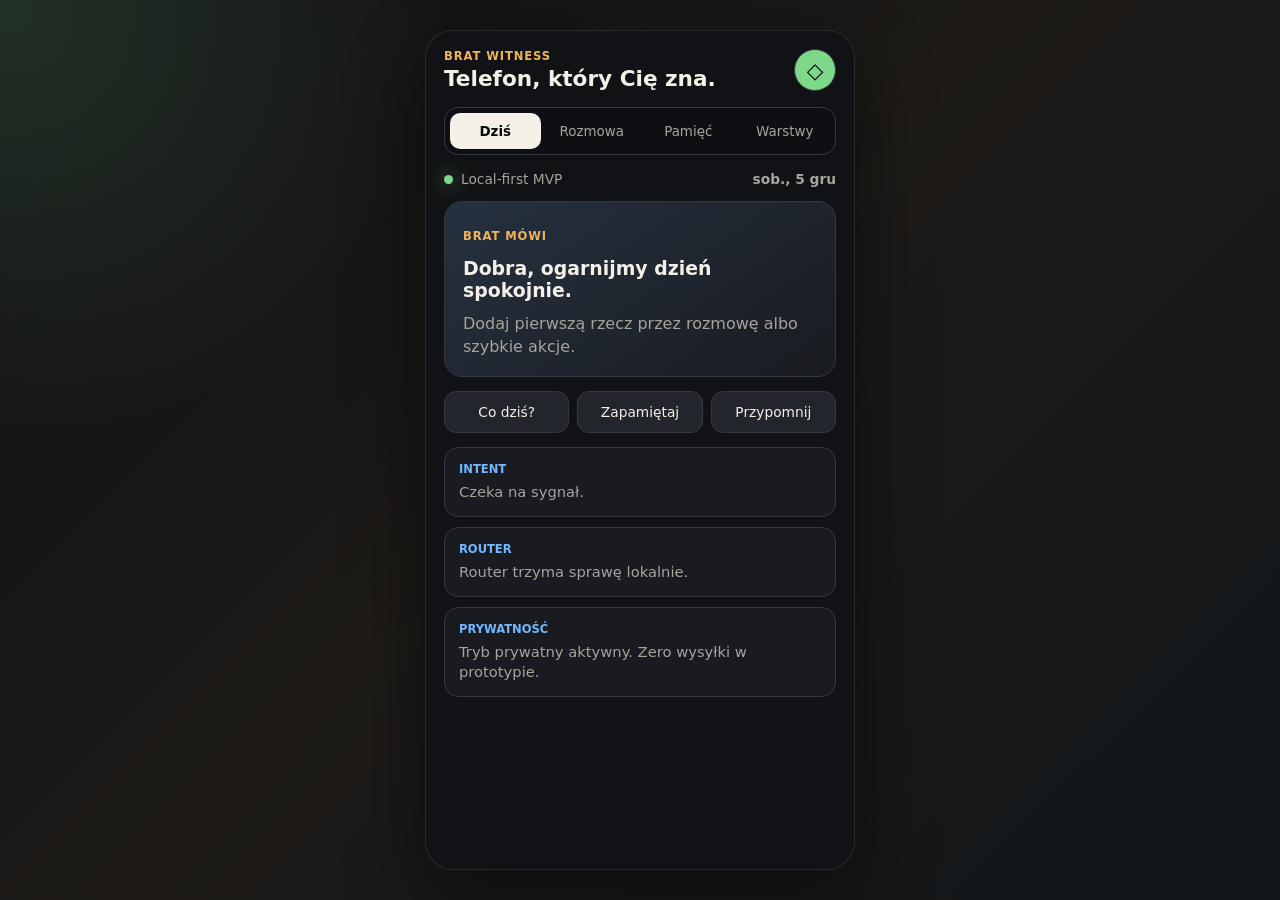
<file: index.html>
<!doctype html>
<html lang="pl">
  <head>
    <meta charset="UTF-8" />
    <meta name="viewport" content="width=device-width, initial-scale=1.0" />
    <title>BRAT WITNESS - Phone MVP</title>
    <link rel="stylesheet" href="./styles.css" />
  </head>
  <body>
    <main class="shell">
      <section class="phone" aria-label="BRAT WITNESS phone MVP">
        <header class="topbar">
          <div>
            <p class="eyebrow">BRAT WITNESS</p>
            <h1>Telefon, który Cię zna.</h1>
          </div>
          <button id="privacyToggle" class="icon-button" title="Tryb prywatny" aria-label="Tryb prywatny">
            <span class="shield">◇</span>
          </button>
        </header>

        <nav class="tabs" aria-label="Widoki">
          <button class="tab active" data-view="today">Dziś</button>
          <button class="tab" data-view="chat">Rozmowa</button>
          <button class="tab" data-view="memory">Pamięć</button>
          <button class="tab" data-view="layers">Warstwy</button>
        </nav>

        <section id="today" class="view active">
          <div class="day-status">
            <div>
              <span class="status-dot"></span>
              <p>Local-first MVP</p>
            </div>
            <strong id="todayDate"></strong>
          </div>

          <div class="focus-panel">
            <p class="label">Brat mówi</p>
            <h2 id="dailyLine">Dobra, ogarnijmy dzień spokojnie.</h2>
            <p id="dailySummary">Dodaj pierwszą rzecz przez rozmowę albo szybkie akcje.</p>
          </div>

          <div class="quick-actions" aria-label="Szybkie akcje">
            <button data-prompt="Co mam dziś ogarnąć?">Co dziś?</button>
            <button data-prompt="Zapamiętaj: Samsung A17 to pierwszy telefon pod MVP Brat Witness">Zapamiętaj</button>
            <button data-prompt="Przypomnij mi jutro sprawdzić local AI na telefonie">Przypomnij</button>
          </div>

          <div class="stack-list">
            <article>
              <span>Intent</span>
              <p id="intentReadout">Czeka na sygnał.</p>
            </article>
            <article>
              <span>Router</span>
              <p id="routerReadout">Lokalnie, gdy wystarczy. Chmura tylko gdy trzeba.</p>
            </article>
            <article>
              <span>Prywatność</span>
              <p id="privacyReadout">Dane zostają w pamięci przeglądarki.</p>
            </article>
          </div>
        </section>

        <section id="chat" class="view">
          <div id="messages" class="messages" aria-live="polite"></div>
          <form id="composer" class="composer">
            <input
              id="messageInput"
              type="text"
              autocomplete="off"
              placeholder="Powiedz: co dziś, zapamiętaj, przypomnij..."
              aria-label="Wiadomość do Brat Witness"
            />
            <button type="submit" title="Wyślij" aria-label="Wyślij">➜</button>
          </form>
        </section>

        <section id="memory" class="view">
          <div class="section-head">
            <div>
              <p class="label">Relational Memory</p>
              <h2>Pamięć, która ma sens</h2>
            </div>
            <button id="clearMemory" class="small-danger">Wyczyść</button>
          </div>
          <div id="memoryList" class="memory-list"></div>
        </section>

        <section id="layers" class="view">
          <div class="section-head">
            <div>
              <p class="label">11 warstw telefonu</p>
              <h2>Szkielet MVP v0.1</h2>
            </div>
          </div>
          <div id="layerGrid" class="layer-grid"></div>
        </section>
      </section>
    </main>

    <script src="./app.js"></script>
  </body>
</html>
</file>
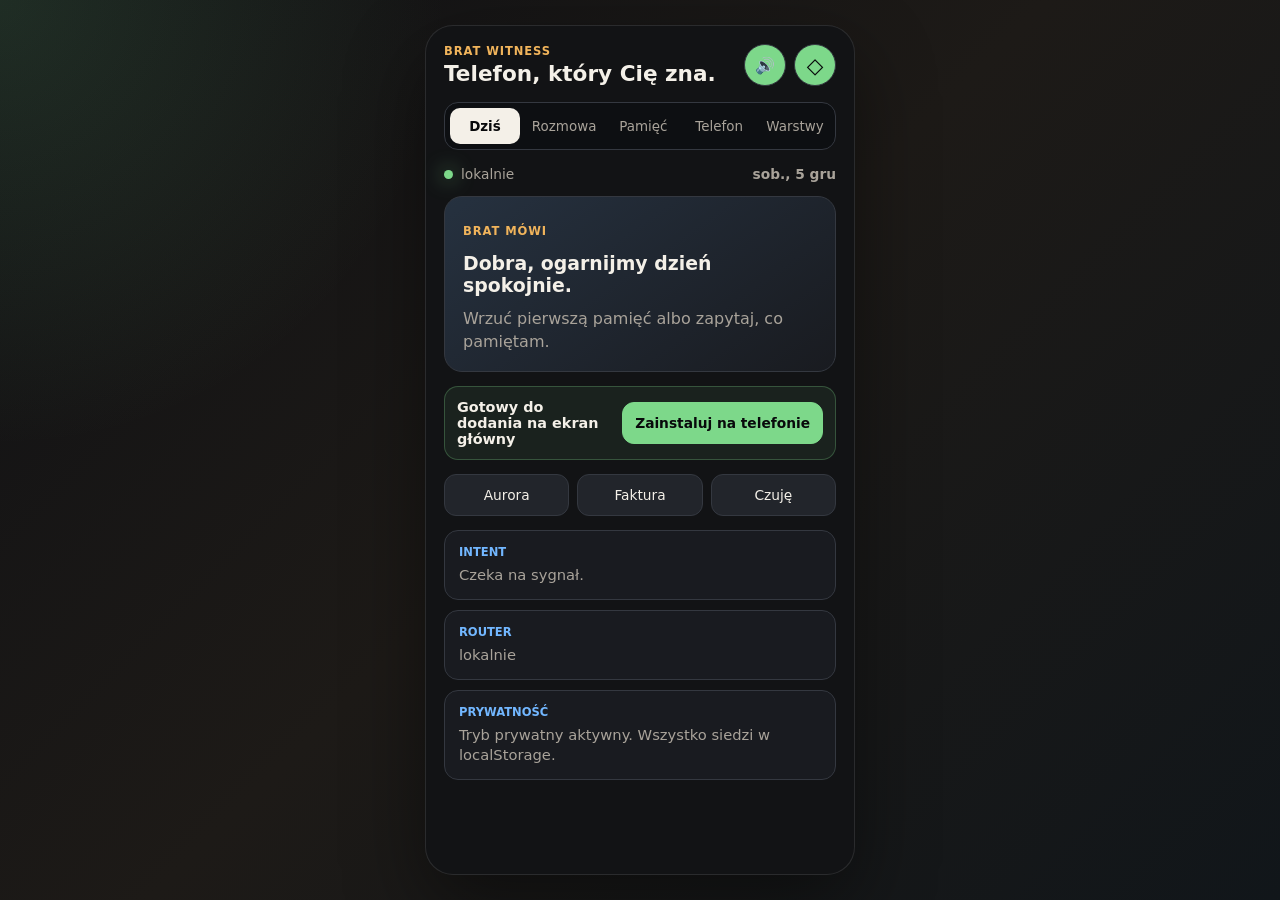
<file: brat_witness_phone/index.html>
<!doctype html>
<html lang="pl">
  <head>
    <meta charset="UTF-8" />
    <meta name="viewport" content="width=device-width, initial-scale=1.0" />
    <meta name="theme-color" content="#0b0f14" />
    <meta name="apple-mobile-web-app-capable" content="yes" />
    <meta name="apple-mobile-web-app-title" content="Brat Witness" />
    <link rel="manifest" href="./manifest.webmanifest" />
    <link rel="apple-touch-icon" href="./icon.svg" />
    <title>Brat Witness</title>
    <link rel="stylesheet" href="./styles.css" />
  </head>
  <body>
    <main class="shell">
      <section class="phone" aria-label="BRAT WITNESS phone MVP">
        <header class="topbar">
          <div>
            <p class="eyebrow">BRAT WITNESS</p>
            <h1>Telefon, który Cię zna.</h1>
          </div>
          <div class="top-actions">
            <button id="voiceToggle" class="icon-button voice-toggle" title="Przełącz głos" aria-label="Przełącz głos">🔊</button>
            <button id="privacyToggle" class="icon-button" title="Tryb prywatny" aria-label="Tryb prywatny">
              <span class="shield">◇</span>
            </button>
          </div>
        </header>

        <nav class="tabs" aria-label="Widoki">
          <button class="tab active" data-view="today">Dziś</button>
          <button class="tab" data-view="chat">Rozmowa</button>
          <button class="tab" data-view="memory">Pamięć</button>
          <button class="tab" data-view="phone">Telefon</button>
          <button class="tab" data-view="layers">Warstwy</button>
        </nav>

        <section id="today" class="view active">
          <div class="day-status">
            <div>
              <span class="status-dot"></span>
              <p id="routeBadge">lokalnie</p>
            </div>
            <strong id="todayDate"></strong>
          </div>

          <div class="focus-panel">
            <p class="label">Brat mówi</p>
            <h2 id="dailyLine">Dobra, ogarnijmy dzień spokojnie.</h2>
            <p id="dailySummary">Wrzuć pierwszą pamięć albo zapytaj, co pamiętam.</p>
          </div>

          <div class="install-ready">
            <span>Gotowy do dodania na ekran główny</span>
            <button id="installApp" type="button">Zainstaluj na telefonie</button>
          </div>

          <div id="echoConsent" class="echo-consent">
            <span>To wymaga Echo GPT. Wysłać tylko potrzebny kontekst?</span>
            <button id="useEcho" type="button">Użyj Echo GPT</button>
          </div>

          <div class="quick-actions" aria-label="Szybkie akcje">
            <button data-prompt="zapamiętaj projekt Aurora z Adamem, ważne">Aurora</button>
            <button data-prompt="pamiętaj, że faktura jest do ogarnięcia jutro">Faktura</button>
            <button data-prompt="czuję stres przed spotkaniem">Czuję</button>
          </div>

          <div class="stack-list">
            <article>
              <span>Intent</span>
              <p id="intentReadout">Czeka na sygnał.</p>
            </article>
            <article>
              <span>Router</span>
              <p id="routerReadout">lokalnie</p>
            </article>
            <article>
              <span>Prywatność</span>
              <p id="privacyReadout">Wszystko zapisuje się tylko w localStorage.</p>
            </article>
          </div>
        </section>

        <section id="chat" class="view">
          <div id="messages" class="messages" aria-live="polite"></div>
          <p id="voiceStatus" class="voice-status" aria-live="polite"></p>
          <p id="speechStatus" class="speech-status" aria-live="polite">Głos wyłączony</p>
          <form id="composer" class="composer">
            <input
              id="messageInput"
              type="text"
              autocomplete="off"
              placeholder="Zapamiętaj, znajdź, jak było z..."
              aria-label="Wiadomość do Brat Witness"
            />
            <button id="micButton" class="mic-button" type="button" title="Mów do Brat Witness" aria-label="Mów do Brat Witness">
              🎤
            </button>
            <button type="submit" title="Wyślij" aria-label="Wyślij">➜</button>
          </form>
        </section>

        <section id="memory" class="view">
          <div class="section-head">
            <div>
              <p class="label">Relational Memory v2</p>
              <h2>Pamięć</h2>
            </div>
            <button id="clearMemory" class="small-danger">Wyczyść pamięć</button>
          </div>

          <div class="memory-stats">
            <article>
              <span>Wpisy</span>
              <strong id="memoryCount">0</strong>
            </article>
            <article>
              <span>Ostatni status</span>
              <strong id="memoryStatus">lokalnie</strong>
            </article>
          </div>

          <div class="filters" aria-label="Filtry pamięci">
            <button class="filter active" data-filter="all">Wszystko</button>
            <button class="filter" data-filter="project">Projekty</button>
            <button class="filter" data-filter="person">Osoby</button>
            <button class="filter" data-filter="important">Ważne</button>
            <button class="filter" data-filter="feeling">Emocje</button>
          </div>

          <div id="memoryList" class="memory-list"></div>
        </section>

        <section id="phone" class="view">
          <div class="section-head">
            <div>
              <p class="label">Phone App</p>
              <h2>Telefon</h2>
            </div>
          </div>

          <div class="phone-status-grid">
            <article>
              <span>Status aplikacji</span>
              <strong id="appStatus">browser</strong>
            </article>
            <article>
              <span>Tryb</span>
              <strong>local-only</strong>
            </article>
            <article>
              <span>Pamięć</span>
              <strong id="phoneMemoryStatus">active</strong>
            </article>
            <article>
              <span>Service worker</span>
              <strong id="serviceWorkerStatus">unavailable</strong>
            </article>
            <article>
              <span>Storage</span>
              <strong>localStorage</strong>
            </article>
            <article>
              <span>Cloud</span>
              <strong>disabled / ready only</strong>
            </article>
            <article>
              <span>Echo GPT</span>
              <strong id="echoStatus">disabled</strong>
            </article>
            <article>
              <span>Voice Output</span>
              <strong id="voiceOutputStatus">checking</strong>
            </article>
            <article>
              <span>Warstwy</span>
              <strong id="layersStatus">11/11 ready</strong>
            </article>
          </div>

          <div class="section-head witness-control-head">
            <div>
              <p class="label">Witness Control</p>
              <h2>Live loop</h2>
            </div>
          </div>

          <div class="phone-status-grid">
            <article>
              <span>Current mode</span>
              <strong id="currentMode">live companion</strong>
            </article>
            <article>
              <span>Pending action</span>
              <strong id="pendingActionStatus">no</strong>
            </article>
            <article>
              <span>Last decision</span>
              <strong id="lastDecision">idle</strong>
            </article>
            <article>
              <span>Risk level</span>
              <strong id="riskLevel">low</strong>
            </article>
            <article>
              <span>Phone Bridge</span>
              <strong id="phoneBridgeStatus">pwa placeholder</strong>
            </article>
            <article>
              <span>Native Bridge</span>
              <strong id="nativeBridgeStatus">false</strong>
            </article>
            <article>
              <span>Voice input/output</span>
              <strong id="voiceLoopStatus">checking</strong>
            </article>
            <article>
              <span>Memory graph</span>
              <strong id="memoryGraphStatus">0 nodes</strong>
            </article>
          </div>

          <div id="installHelp" class="install-help">
            Android Chrome: menu ⋮ → Dodaj do ekranu głównego<br />
            iPhone Safari: Udostępnij → Do ekranu początkowego
          </div>
        </section>

        <section id="layers" class="view">
          <div class="section-head">
            <div>
              <p class="label">11 warstw telefonu</p>
              <h2>Szkielet MVP v0.2</h2>
            </div>
          </div>
          <div id="layerGrid" class="layer-grid"></div>
        </section>
      </section>
    </main>

    <script src="./app.js"></script>
    <script>
      if ("serviceWorker" in navigator) {
        window.addEventListener("load", () => {
          navigator.serviceWorker
            .register("./sw.js")
            .then(() => console.log("Brat Witness offline layer ready"))
            .catch(() => console.log("Brat Witness offline layer unavailable"));
        });
      }
    </script>
  </body>
</html>
</file>
<file: styles.css>
:root {
  color-scheme: dark;
  --bg: #101114;
  --panel: #191b20;
  --panel-2: #22252b;
  --text: #f4f0e8;
  --muted: #a9a39a;
  --line: #343840;
  --green: #7dd88a;
  --amber: #f1b45b;
  --red: #ff766d;
  --blue: #72b7ff;
  --ink: #08090b;
}

* {
  box-sizing: border-box;
}

body {
  margin: 0;
  min-height: 100vh;
  font-family:
    Inter, ui-sans-serif, system-ui, -apple-system, BlinkMacSystemFont, "Segoe UI", sans-serif;
  background:
    radial-gradient(circle at top left, rgba(125, 216, 138, 0.16), transparent 28rem),
    linear-gradient(135deg, #101114 0%, #1d1a17 48%, #11161a 100%);
  color: var(--text);
}

button,
input {
  font: inherit;
}

button {
  border: 0;
  cursor: pointer;
}

.shell {
  min-height: 100vh;
  display: grid;
  place-items: center;
  padding: 24px;
}

.phone {
  width: min(430px, 100%);
  min-height: min(840px, calc(100vh - 48px));
  background: rgba(18, 19, 22, 0.94);
  border: 1px solid rgba(255, 255, 255, 0.1);
  border-radius: 28px;
  padding: 18px;
  box-shadow: 0 30px 80px rgba(0, 0, 0, 0.45);
  display: flex;
  flex-direction: column;
  gap: 16px;
}

.topbar,
.section-head,
.day-status {
  display: flex;
  align-items: center;
  justify-content: space-between;
  gap: 16px;
}

.eyebrow,
.label {
  margin: 0 0 4px;
  color: var(--amber);
  font-size: 0.72rem;
  letter-spacing: 0.08em;
  text-transform: uppercase;
  font-weight: 800;
}

h1,
h2,
p {
  margin: 0;
}

h1 {
  font-size: 1.35rem;
  line-height: 1.12;
}

h2 {
  font-size: 1.18rem;
  line-height: 1.2;
}

.icon-button {
  width: 42px;
  height: 42px;
  border-radius: 50%;
  background: var(--panel-2);
  color: var(--green);
  border: 1px solid var(--line);
}

.privacy-on .icon-button {
  background: var(--green);
  color: var(--ink);
}

.shield {
  font-size: 1.35rem;
}

.tabs {
  display: grid;
  grid-template-columns: repeat(4, 1fr);
  gap: 6px;
  background: #0d0f12;
  border: 1px solid var(--line);
  border-radius: 14px;
  padding: 5px;
}

.tab {
  min-height: 36px;
  color: var(--muted);
  background: transparent;
  border-radius: 10px;
  font-size: 0.84rem;
}

.tab.active {
  background: var(--text);
  color: var(--ink);
  font-weight: 800;
}

.view {
  display: none;
  flex: 1;
  min-height: 0;
}

.view.active {
  display: flex;
  flex-direction: column;
  gap: 14px;
}

.day-status {
  color: var(--muted);
  font-size: 0.86rem;
}

.day-status div {
  display: flex;
  align-items: center;
  gap: 8px;
}

.status-dot {
  width: 9px;
  height: 9px;
  border-radius: 50%;
  background: var(--green);
  box-shadow: 0 0 20px rgba(125, 216, 138, 0.8);
}

.focus-panel {
  min-height: 176px;
  display: flex;
  flex-direction: column;
  justify-content: flex-end;
  gap: 10px;
  padding: 18px;
  background:
    linear-gradient(145deg, rgba(114, 183, 255, 0.14), transparent),
    var(--panel);
  border: 1px solid var(--line);
  border-radius: 18px;
}

.focus-panel p:last-child {
  color: var(--muted);
  line-height: 1.45;
}

.quick-actions {
  display: grid;
  grid-template-columns: repeat(3, minmax(0, 1fr));
  gap: 8px;
}

.quick-actions button,
.small-danger {
  min-height: 42px;
  border-radius: 12px;
  background: var(--panel-2);
  color: var(--text);
  border: 1px solid var(--line);
  font-size: 0.86rem;
}

.quick-actions button:active,
.composer button:active,
.icon-button:active {
  transform: translateY(1px);
}

.small-danger {
  color: var(--red);
  padding: 0 12px;
}

.stack-list,
.memory-list,
.layer-grid {
  display: grid;
  gap: 10px;
}

.stack-list article,
.memory-card,
.layer-card {
  padding: 14px;
  background: var(--panel);
  border: 1px solid var(--line);
  border-radius: 14px;
}

.stack-list span,
.memory-card span,
.layer-card span {
  display: block;
  color: var(--blue);
  font-size: 0.72rem;
  font-weight: 800;
  text-transform: uppercase;
  margin-bottom: 6px;
}

.stack-list p,
.memory-card p,
.layer-card p {
  color: var(--muted);
  line-height: 1.35;
  font-size: 0.92rem;
}

.messages {
  flex: 1;
  min-height: 480px;
  overflow-y: auto;
  display: flex;
  flex-direction: column;
  gap: 10px;
  padding-right: 4px;
}

.bubble {
  width: fit-content;
  max-width: 86%;
  padding: 12px 14px;
  border-radius: 16px;
  line-height: 1.35;
}

.bubble.user {
  align-self: flex-end;
  background: var(--text);
  color: var(--ink);
  border-bottom-right-radius: 5px;
}

.bubble.ai {
  align-self: flex-start;
  background: var(--panel-2);
  color: var(--text);
  border: 1px solid var(--line);
  border-bottom-left-radius: 5px;
}

.composer {
  display: grid;
  grid-template-columns: 1fr 46px;
  gap: 8px;
  padding-top: 6px;
}

.composer input {
  min-width: 0;
  min-height: 46px;
  border-radius: 14px;
  border: 1px solid var(--line);
  background: #0d0f12;
  color: var(--text);
  padding: 0 14px;
  outline: none;
}

.composer input:focus {
  border-color: var(--green);
}

.composer button {
  width: 46px;
  border-radius: 50%;
  background: var(--green);
  color: var(--ink);
  font-size: 1.25rem;
  font-weight: 900;
}

.empty {
  padding: 20px;
  border: 1px dashed var(--line);
  border-radius: 14px;
  color: var(--muted);
  text-align: center;
  line-height: 1.4;
}

@media (max-width: 460px) {
  .shell {
    padding: 0;
  }

  .phone {
    min-height: 100vh;
    border-radius: 0;
    border: 0;
  }

  .quick-actions {
    grid-template-columns: 1fr;
  }
}
</file>
<file: brat_witness_phone/styles.css>
:root {
  color-scheme: dark;
  --bg: #101114;
  --panel: #191b20;
  --panel-2: #22252b;
  --text: #f4f0e8;
  --muted: #a9a39a;
  --line: #343840;
  --green: #7dd88a;
  --amber: #f1b45b;
  --red: #ff766d;
  --blue: #72b7ff;
  --ink: #08090b;
}

* {
  box-sizing: border-box;
}

html,
body {
  max-width: 100%;
  overflow-x: hidden;
}

body {
  margin: 0;
  min-height: 100dvh;
  font-family:
    Inter, ui-sans-serif, system-ui, -apple-system, BlinkMacSystemFont, "Segoe UI", sans-serif;
  background:
    radial-gradient(circle at top left, rgba(125, 216, 138, 0.14), transparent 28rem),
    linear-gradient(135deg, #101114 0%, #1d1a17 48%, #11161a 100%);
  color: var(--text);
}

button,
input {
  font: inherit;
}

button {
  border: 0;
  cursor: pointer;
}

.shell {
  min-height: 100dvh;
  display: grid;
  place-items: center;
  padding: 24px;
}

.phone {
  width: min(430px, 100%);
  min-height: min(850px, calc(100vh - 48px));
  background: rgba(18, 19, 22, 0.95);
  border: 1px solid rgba(255, 255, 255, 0.1);
  border-radius: 28px;
  padding: 18px;
  box-shadow: 0 30px 80px rgba(0, 0, 0, 0.45);
  display: flex;
  flex-direction: column;
  gap: 16px;
}

.topbar,
.section-head,
.day-status {
  display: flex;
  align-items: center;
  justify-content: space-between;
  gap: 16px;
}

.top-actions {
  display: flex;
  align-items: center;
  gap: 8px;
}

.eyebrow,
.label {
  margin: 0 0 4px;
  color: var(--amber);
  font-size: 0.72rem;
  letter-spacing: 0.08em;
  text-transform: uppercase;
  font-weight: 800;
}

h1,
h2,
p {
  margin: 0;
}

h1 {
  font-size: 1.35rem;
  line-height: 1.12;
}

h2 {
  font-size: 1.18rem;
  line-height: 1.2;
}

.icon-button {
  width: 42px;
  height: 42px;
  border-radius: 50%;
  background: var(--panel-2);
  color: var(--green);
  border: 1px solid var(--line);
}

.privacy-on .icon-button {
  background: var(--green);
  color: var(--ink);
}

.voice-toggle.speaking {
  background: var(--amber);
  color: var(--ink);
  box-shadow: 0 0 0 4px rgba(241, 180, 91, 0.16), 0 0 22px rgba(241, 180, 91, 0.62);
}

.shield {
  font-size: 1.35rem;
}

.tabs {
  display: grid;
  grid-template-columns: repeat(5, 1fr);
  gap: 6px;
  background: #0d0f12;
  border: 1px solid var(--line);
  border-radius: 14px;
  padding: 5px;
}

.tab {
  min-height: 36px;
  color: var(--muted);
  background: transparent;
  border-radius: 10px;
  font-size: 0.84rem;
}

.tab.active {
  background: var(--text);
  color: var(--ink);
  font-weight: 800;
}

.view {
  display: none;
  flex: 1;
  min-height: 0;
}

.view.active {
  display: flex;
  flex-direction: column;
  gap: 14px;
}

.day-status {
  color: var(--muted);
  font-size: 0.86rem;
}

.day-status div {
  display: flex;
  align-items: center;
  gap: 8px;
}

.status-dot {
  width: 9px;
  height: 9px;
  border-radius: 50%;
  background: var(--green);
  box-shadow: 0 0 20px rgba(125, 216, 138, 0.8);
}

.cloud-ready .status-dot {
  background: var(--amber);
  box-shadow: 0 0 20px rgba(241, 180, 91, 0.8);
}

.focus-panel {
  min-height: 176px;
  display: flex;
  flex-direction: column;
  justify-content: flex-end;
  gap: 10px;
  padding: 18px;
  background:
    linear-gradient(145deg, rgba(114, 183, 255, 0.14), transparent),
    var(--panel);
  border: 1px solid var(--line);
  border-radius: 18px;
}

.focus-panel p:last-child {
  color: var(--muted);
  line-height: 1.45;
}

.quick-actions {
  display: grid;
  grid-template-columns: repeat(3, minmax(0, 1fr));
  gap: 8px;
}

.quick-actions button,
.small-danger,
.install-ready button {
  min-height: 42px;
  border-radius: 12px;
  background: var(--panel-2);
  color: var(--text);
  border: 1px solid var(--line);
  font-size: 0.86rem;
}

.quick-actions button:active,
.composer button:active,
.icon-button:active {
  transform: translateY(1px);
}

.small-danger {
  color: var(--red);
  padding: 0 12px;
}

.stack-list,
.memory-list,
.layer-grid,
.phone-status-grid {
  display: grid;
  gap: 10px;
}

.stack-list article,
.memory-card,
.layer-card,
.memory-stats article,
.phone-status-grid article {
  padding: 14px;
  background: var(--panel);
  border: 1px solid var(--line);
  border-radius: 14px;
}

.stack-list span,
.memory-card span,
.layer-card span,
.memory-stats span,
.phone-status-grid span {
  display: block;
  color: var(--blue);
  font-size: 0.72rem;
  font-weight: 800;
  text-transform: uppercase;
  margin-bottom: 6px;
}

.stack-list p,
.memory-card p,
.layer-card p {
  color: var(--muted);
  line-height: 1.35;
  font-size: 0.92rem;
}

.messages {
  flex: 1;
  min-height: 0;
  overflow-y: auto;
  display: flex;
  flex-direction: column;
  gap: 10px;
  padding-right: 4px;
}

.bubble {
  width: fit-content;
  max-width: 90%;
  padding: 12px 14px;
  border-radius: 16px;
  line-height: 1.35;
  white-space: pre-line;
}

.bubble.user {
  align-self: flex-end;
  background: var(--text);
  color: var(--ink);
  border-bottom-right-radius: 5px;
}

.bubble.ai {
  align-self: flex-start;
  background: var(--panel-2);
  color: var(--text);
  border: 1px solid var(--line);
  border-bottom-left-radius: 5px;
}

.composer {
  display: grid;
  grid-template-columns: 1fr 46px 46px;
  gap: 8px;
  padding-top: 6px;
  position: sticky;
  bottom: 0;
  background: rgba(18, 19, 22, 0.95);
}

.composer input {
  min-width: 0;
  min-height: 46px;
  border-radius: 14px;
  border: 1px solid var(--line);
  background: #0d0f12;
  color: var(--text);
  padding: 0 14px;
  outline: none;
}

.composer input:focus {
  border-color: var(--green);
}

.composer button {
  width: 46px;
  height: 46px;
  border-radius: 50%;
  background: var(--green);
  color: var(--ink);
  font-size: 1.25rem;
  font-weight: 900;
}

.mic-button {
  background: var(--panel-2) !important;
  color: var(--text) !important;
  border: 1px solid var(--line);
  font-size: 1.05rem !important;
}

.mic-button.listening {
  background: var(--amber) !important;
  color: var(--ink) !important;
  box-shadow: 0 0 0 4px rgba(241, 180, 91, 0.16), 0 0 22px rgba(241, 180, 91, 0.62);
}

.voice-status,
.speech-status {
  min-height: 20px;
  font-size: 0.86rem;
  padding: 0 2px;
}

.voice-status {
  color: var(--amber);
}

.speech-status {
  color: var(--green);
}

.memory-stats {
  display: grid;
  grid-template-columns: 1fr 1fr;
  gap: 10px;
}

.memory-stats strong {
  font-size: 1.3rem;
}

.install-ready,
.echo-consent {
  display: grid;
  grid-template-columns: 1fr auto;
  align-items: center;
  gap: 10px;
  padding: 12px;
  background: rgba(125, 216, 138, 0.08);
  border: 1px solid rgba(125, 216, 138, 0.28);
  border-radius: 14px;
}

.echo-consent {
  display: none;
  background: rgba(241, 180, 91, 0.08);
  border-color: rgba(241, 180, 91, 0.3);
}

.echo-consent.visible {
  display: grid;
}

.install-ready span,
.echo-consent span {
  color: var(--text);
  font-size: 0.9rem;
  font-weight: 800;
}

.install-ready button,
.echo-consent button {
  padding: 0 12px;
  color: var(--ink);
  background: var(--green);
  border-color: var(--green);
  font-weight: 800;
}

.echo-consent button {
  background: var(--amber);
  border-color: var(--amber);
}

.install-help {
  display: none;
  padding: 14px;
  color: var(--muted);
  background: var(--panel);
  border: 1px dashed var(--line);
  border-radius: 14px;
  line-height: 1.55;
  font-size: 0.92rem;
}

.install-help.visible {
  display: block;
}

.phone-status-grid {
  grid-template-columns: 1fr 1fr;
}

.phone-status-grid strong {
  display: block;
  font-size: 1rem;
  line-height: 1.25;
}

.filters {
  display: flex;
  gap: 6px;
  overflow-x: auto;
  padding-bottom: 2px;
}

.filter {
  flex: 0 0 auto;
  min-height: 34px;
  padding: 0 10px;
  border-radius: 999px;
  background: transparent;
  color: var(--muted);
  border: 1px solid var(--line);
  font-size: 0.82rem;
}

.filter.active {
  background: var(--green);
  color: var(--ink);
  border-color: var(--green);
  font-weight: 800;
}

.memory-card header {
  display: flex;
  align-items: flex-start;
  justify-content: space-between;
  gap: 10px;
  margin-bottom: 8px;
}

.memory-card h3 {
  margin: 0;
  font-size: 1rem;
  line-height: 1.25;
}

.pill-row {
  display: flex;
  flex-wrap: wrap;
  gap: 6px;
  margin-top: 10px;
}

.pill {
  color: var(--text);
  background: #0d0f12;
  border: 1px solid var(--line);
  border-radius: 999px;
  padding: 4px 8px;
  font-size: 0.74rem;
}

.empty {
  padding: 20px;
  border: 1px dashed var(--line);
  border-radius: 14px;
  color: var(--muted);
  text-align: center;
  line-height: 1.4;
}

@media (max-width: 460px) {
  .shell {
    padding: 0;
  }

  .phone {
    min-height: 100dvh;
    border-radius: 0;
    border: 0;
  }

  .quick-actions,
  .memory-stats,
  .phone-status-grid,
  .install-ready,
  .echo-consent {
    grid-template-columns: 1fr;
  }

  .tabs {
    grid-template-columns: repeat(5, minmax(0, 1fr));
  }

  .tab {
    font-size: 0.74rem;
  }
}
</file>
